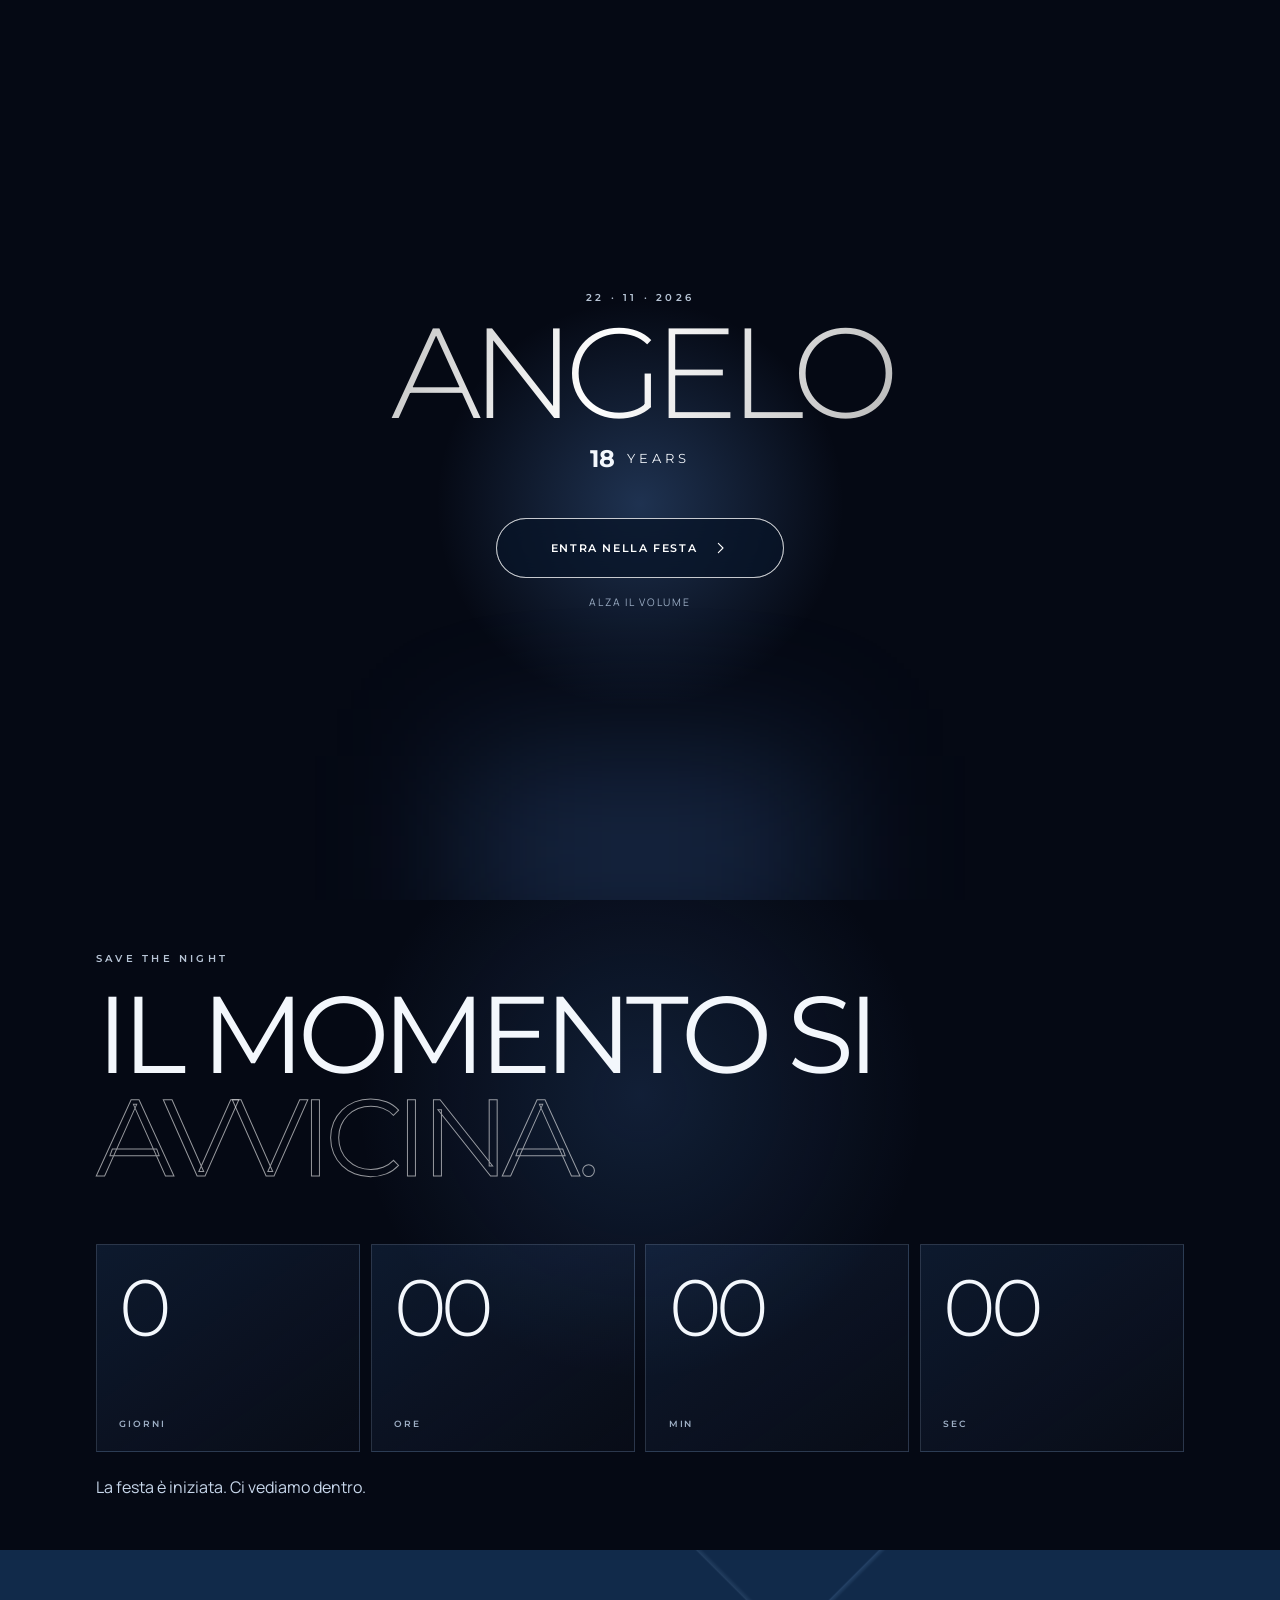
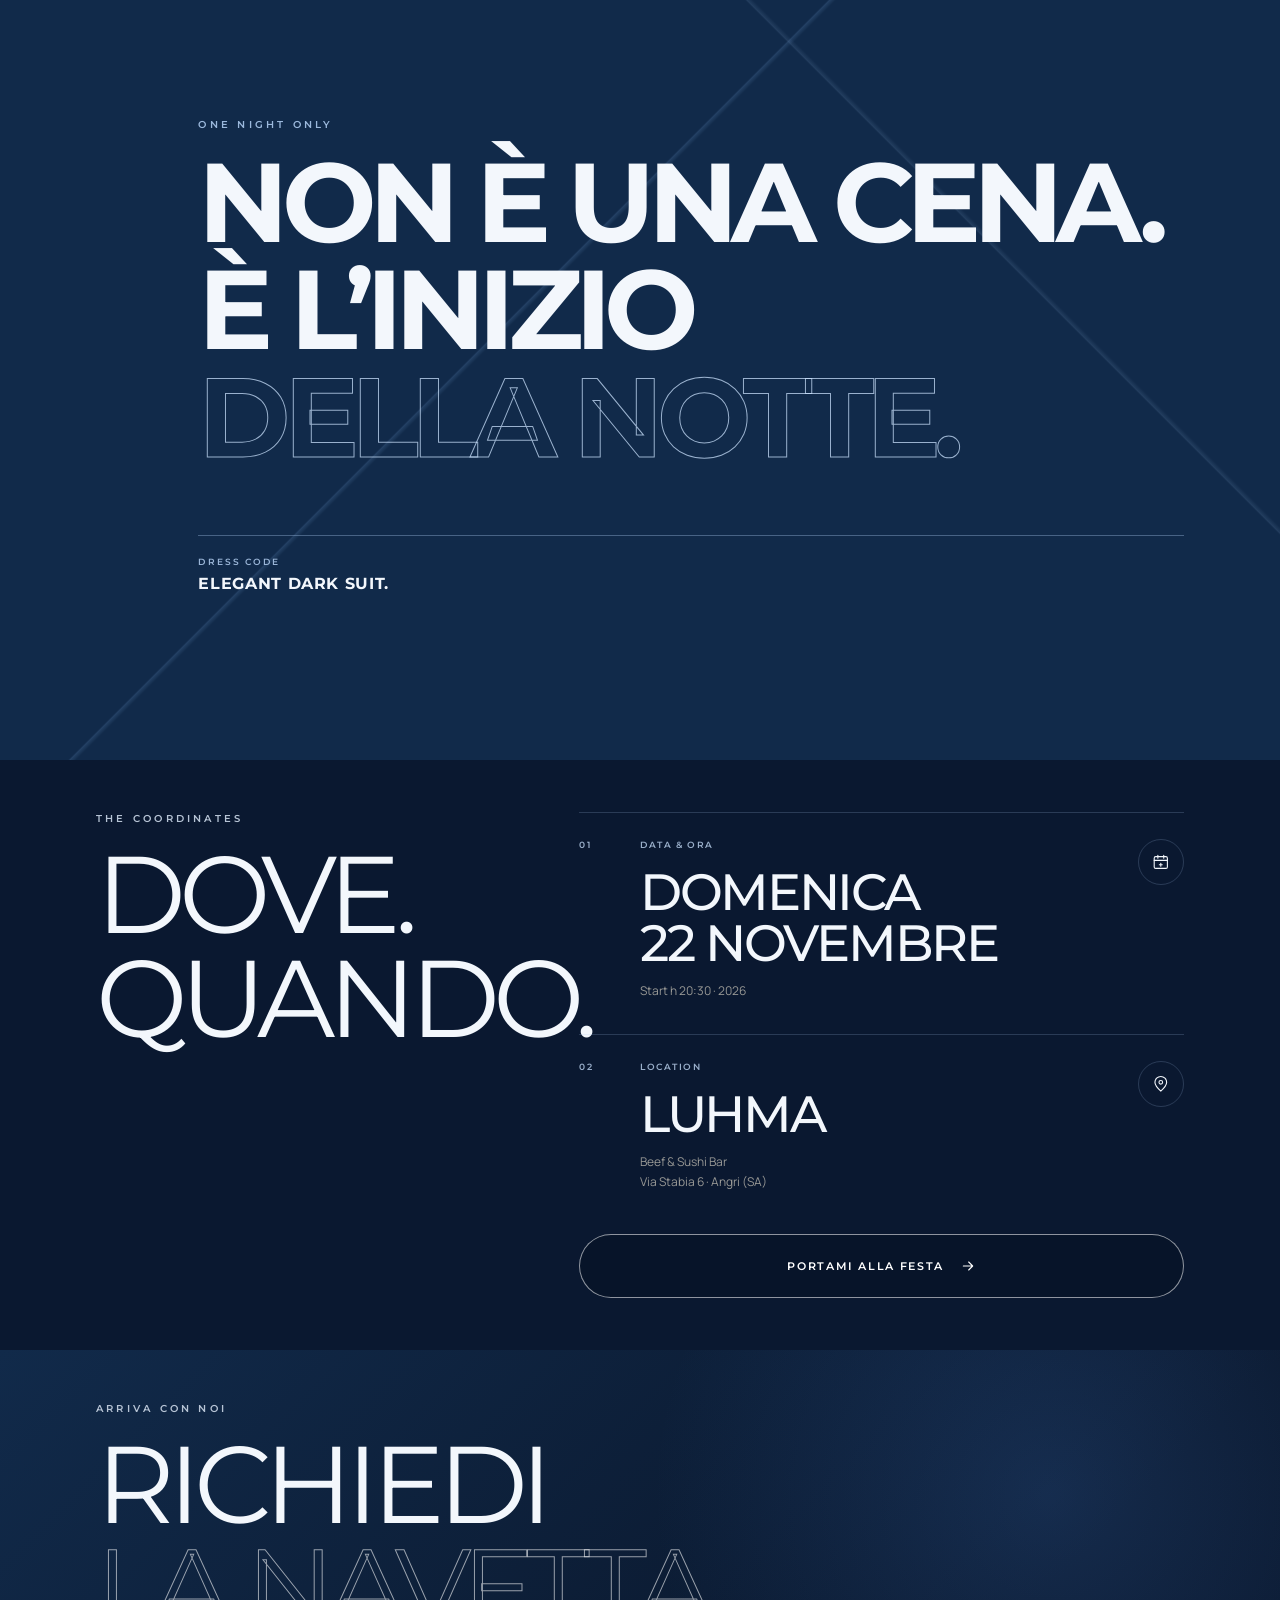
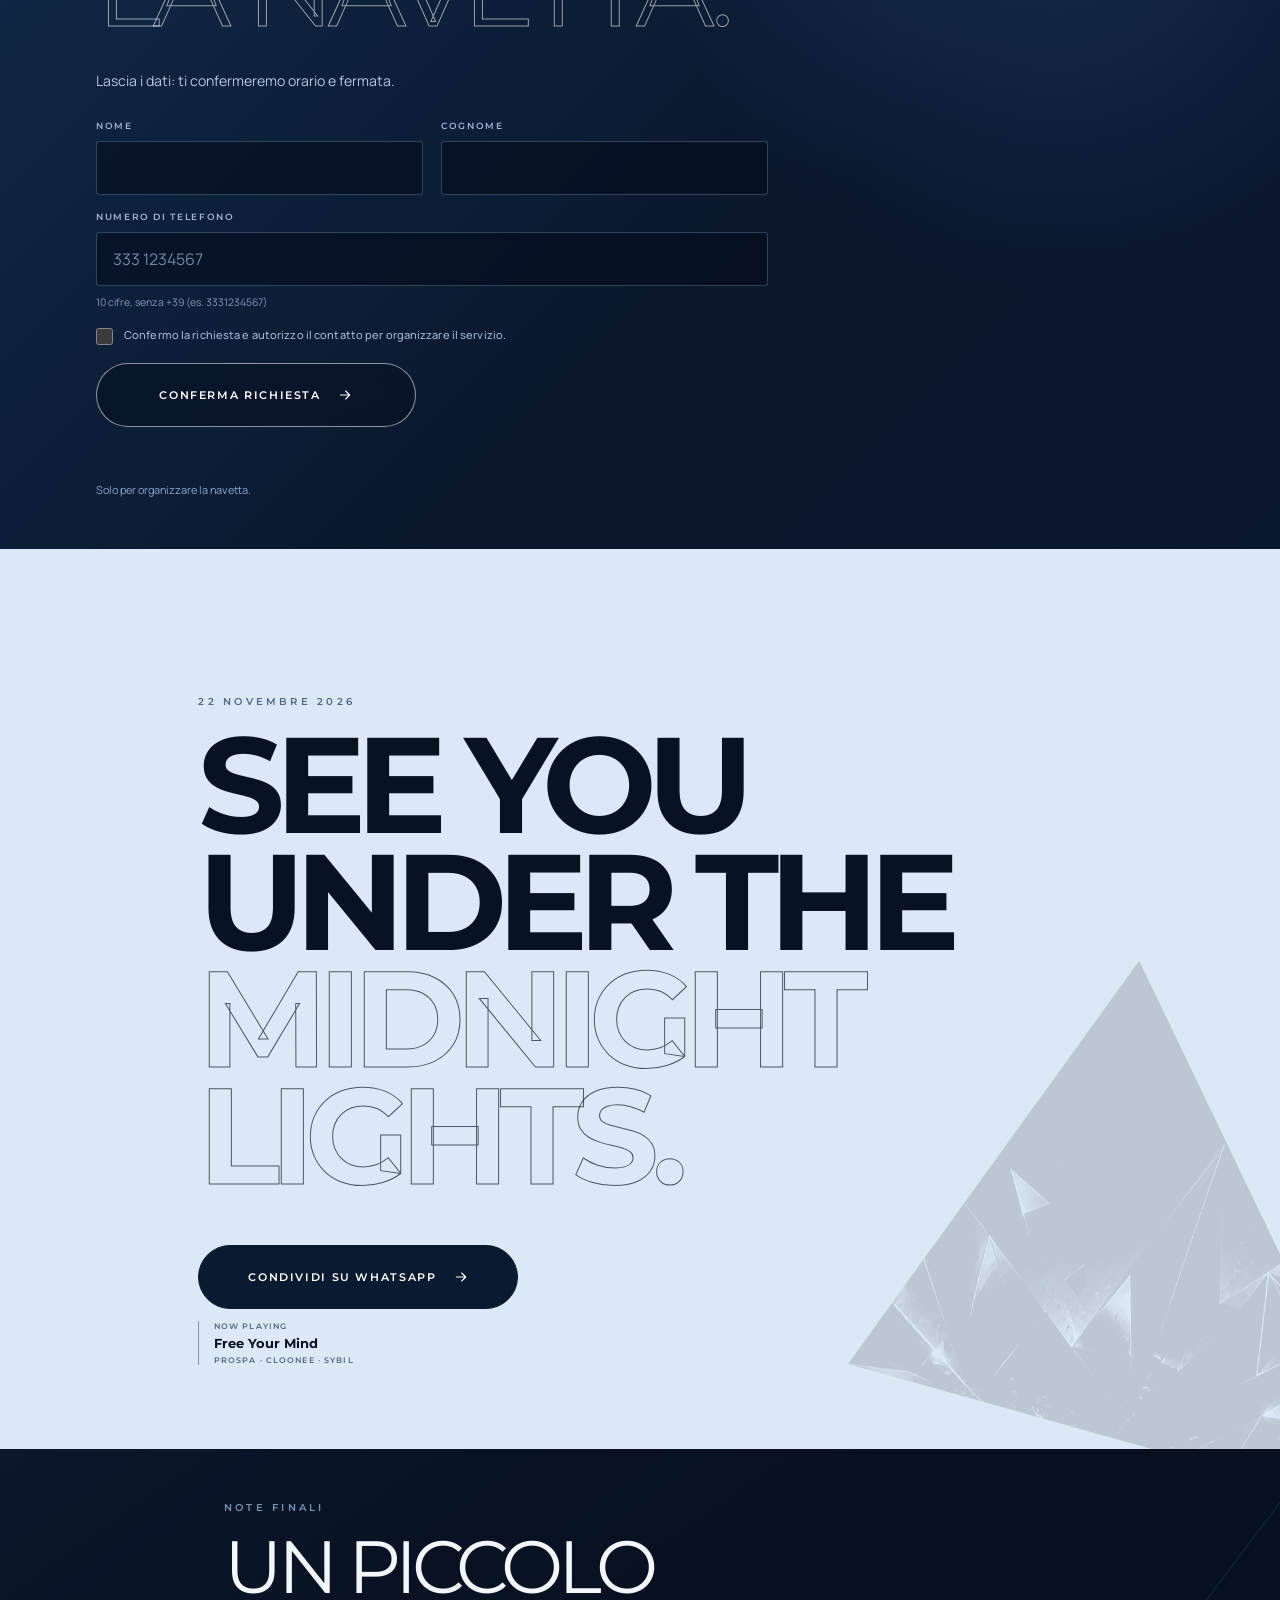
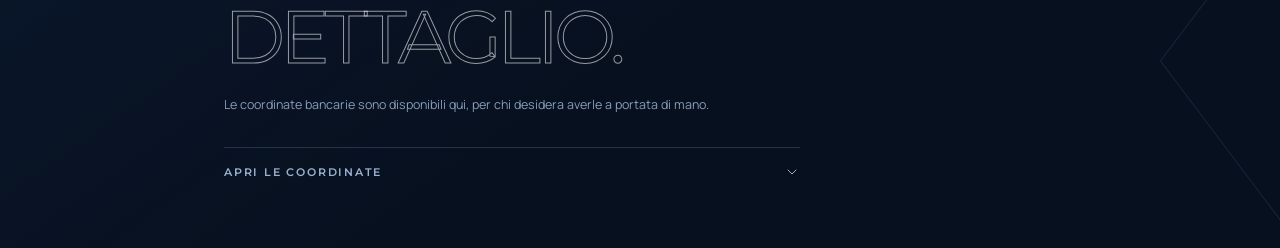
<file: index.html>
<!doctype html>
<html lang="it">
  <head>
    <meta charset="UTF-8" />
    <meta name="viewport" content="width=device-width, initial-scale=1, viewport-fit=cover" />
    <meta name="theme-color" content="#091426" />
    <meta name="color-scheme" content="dark" />

    <title>Angelo 18 — Midnight Elegance</title>
    <meta
      name="description"
      content="Sei invitato ai 18 anni di Angelo. 22 novembre 2026, ore 20:30, LUHMA Beef & Sushi Bar — Angri. Dress code: Elegant Dark Suit."
    />

    <meta property="og:type" content="website" />
    <meta property="og:url" content="https://angelo18.ch/" />
    <meta property="og:title" content="Angelo 18 — Midnight Elegance" />
    <meta
      property="og:description"
      content="22 novembre 2026 · ore 20:30 · LUHMA, Angri. Dress code: Elegant Dark Suit."
    />
    <meta property="og:site_name" content="Angelo 18" />
    <meta property="og:image" content="https://angelo18.ch/assets/angelo-18-whatsapp-preview-v5.jpg?v=14" />
    <meta property="og:image:url" content="https://angelo18.ch/assets/angelo-18-whatsapp-preview-v5.jpg?v=14" />
    <meta property="og:image:secure_url" content="https://angelo18.ch/assets/angelo-18-whatsapp-preview-v5.jpg?v=14" />
    <meta property="og:image:type" content="image/jpeg" />
    <meta property="og:image:width" content="1200" />
    <meta property="og:image:height" content="630" />
    <meta property="og:image:alt" content="Angelo 18 Midnight Elegance, 22 novembre 2026" />
    <meta name="twitter:card" content="summary_large_image" />
    <meta name="twitter:title" content="Angelo 18 — Midnight Elegance" />
    <meta name="twitter:description" content="22 novembre 2026 · ore 20:30 · LUHMA, Angri. Dress code: Elegant Dark Suit." />
    <meta name="twitter:image" content="https://angelo18.ch/assets/angelo-18-whatsapp-preview-v5.jpg?v=14" />
    <meta name="twitter:image:alt" content="Angelo 18 Midnight Elegance, 22 novembre 2026" />

    <link rel="image_src" href="https://angelo18.ch/assets/angelo-18-whatsapp-preview-v5.jpg?v=14" />

    <link rel="canonical" href="https://angelo18.ch/" />

    <link rel="icon" href="assets/favicon.svg" type="image/svg+xml" />
    <link rel="preconnect" href="https://fonts.googleapis.com" />
    <link rel="preconnect" href="https://fonts.gstatic.com" crossorigin />
    <link
      href="https://fonts.googleapis.com/css2?family=Manrope:wght@400;500;600;700&family=Montserrat:wght@300;400;500;600;700;800&display=swap"
      rel="stylesheet"
    />
    <link rel="stylesheet" href="styles.css" />
    <script src="script.js" defer></script>
  </head>

  <body>
    <div class="noise" aria-hidden="true"></div>
    <div class="ambient" aria-hidden="true">
      <span class="spark spark--1"></span>
      <span class="spark spark--2"></span>
      <span class="spark spark--3"></span>
      <span class="spark spark--4"></span>
      <span class="spark spark--5"></span>
      <span class="spark spark--6"></span>
      <span class="prism prism--1"></span>
      <span class="prism prism--2"></span>
      <span class="prism prism--3"></span>
    </div>

    <div class="intro" id="intro" role="dialog" aria-modal="true" aria-labelledby="intro-title">
      <div class="intro__glow" aria-hidden="true"></div>
      <div class="intro__content">
        <p class="eyebrow intro__eyebrow">22 · 11 · 2026</p>
        <h1 id="intro-title" class="intro__title">Angelo</h1>
        <p class="intro__age"><span>18</span> years</p>
        <button class="enter-button magnetic" id="enter-party" type="button">
          <span class="enter-button__pulse" aria-hidden="true"></span>
          <span>Entra nella festa</span>
          <svg viewBox="0 0 24 24" aria-hidden="true">
            <path d="m8 5 7 7-7 7" />
          </svg>
        </button>
        <p class="intro__hint">Alza il volume</p>
      </div>
    </div>

    <audio
      id="soundtrack"
      src="assets/free-your-mind-cut-52sec.mp3"
      preload="auto"
      aria-hidden="true"
    ></audio>

    <header class="site-header" id="site-header">
      <a class="monogram" href="#home" aria-label="Torna all’inizio">A<span>18</span></a>
      <button class="music-toggle" id="music-toggle" type="button" aria-label="Metti in pausa la musica" aria-pressed="true">
        <span class="equalizer" aria-hidden="true">
          <i></i><i></i><i></i><i></i>
        </span>
        <span class="music-toggle__label">Sound on</span>
      </button>
    </header>

    <main>
      <section class="hero" id="home" aria-labelledby="hero-title">
        <div class="hero__image" aria-hidden="true"></div>
        <div class="hero__vignette" aria-hidden="true"></div>

        <div class="hero__content">
          <p class="eyebrow reveal">You’re invited to</p>
          <h2 class="hero__title reveal" id="hero-title" data-text="ANGELO">Angelo</h2>
          <div class="hero__age-line reveal">
            <span class="hero__age">18</span>
            <span class="hero__years">years<br />young</span>
          </div>

          <div class="event-stamp reveal" aria-label="Domenica 22 novembre 2026 alle ore 20 e 30">
            <span>Domenica</span>
            <strong>22 · 11 · 26</strong>
            <span>ore 20:30</span>
          </div>
        </div>

        <a class="scroll-cue" href="#countdown" aria-label="Scorri al conto alla rovescia">
          <span>Scroll</span>
          <i aria-hidden="true"></i>
        </a>
      </section>

      <section class="countdown-section section" id="countdown" aria-labelledby="countdown-title">
        <div class="section__inner">
          <p class="eyebrow reveal">Save the night</p>
          <h2 class="section-title reveal" id="countdown-title">Il momento si<br /><em>avvicina.</em></h2>

          <div class="countdown reveal" role="timer" aria-live="polite" aria-label="Conto alla rovescia per la festa">
            <div class="countdown__unit">
              <strong id="days">000</strong>
              <span>giorni</span>
            </div>
            <div class="countdown__unit">
              <strong id="hours">00</strong>
              <span>ore</span>
            </div>
            <div class="countdown__unit">
              <strong id="minutes">00</strong>
              <span>min</span>
            </div>
            <div class="countdown__unit">
              <strong id="seconds">00</strong>
              <span>sec</span>
            </div>
          </div>

          <p class="countdown__after" id="countdown-after" hidden>La festa è iniziata. Ci vediamo dentro.</p>
        </div>
      </section>

      <section class="statement section" aria-label="Dress code">
        <div class="section__inner statement__inner">
          <p class="eyebrow reveal">One night only</p>
          <p class="statement__text reveal">
            Non è una cena.<br />
            È l’inizio<br />
            <span>della notte.</span>
          </p>
          <div class="dress-code reveal">
            <span>Dress code</span>
            <strong>Elegant Dark Suit.</strong>
          </div>
        </div>
      </section>

      <section class="details section" id="details" aria-labelledby="details-title">
        <div class="section__inner">
          <p class="eyebrow reveal">The coordinates</p>
          <h2 class="section-title reveal" id="details-title">Dove.<br />Quando.</h2>

          <article class="detail-card detail-card--date reveal">
            <div class="detail-card__index">01</div>
            <div>
              <p class="detail-card__label">Data & ora</p>
              <h3>Domenica<br />22 novembre</h3>
              <p>Start h 20:30 · 2026</p>
            </div>
            <button class="icon-button" id="calendar-button" type="button" aria-label="Aggiungi la festa al calendario">
              <svg viewBox="0 0 24 24" aria-hidden="true">
                <rect x="3" y="5" width="18" height="16" rx="2" />
                <path d="M16 3v4M8 3v4M3 10h18M12 14v4M10 16h4" />
              </svg>
            </button>
          </article>

          <article class="detail-card detail-card--location reveal">
            <div class="detail-card__index">02</div>
            <div>
              <p class="detail-card__label">Location</p>
              <h3>LUHMA</h3>
              <p>Beef & Sushi Bar<br />Via Stabia 6 · Angri (SA)</p>
            </div>
            <a
              class="icon-button"
              href="https://www.google.com/maps/search/?api=1&query=LUHMA+Beef+%26+Sushi+Bar+Via+Stabia+6+Angri"
              target="_blank"
              rel="noopener noreferrer"
              aria-label="Apri LUHMA in Google Maps"
            >
              <svg viewBox="0 0 24 24" aria-hidden="true">
                <path d="M20 10c0 5-8 12-8 12S4 15 4 10a8 8 0 1 1 16 0Z" />
                <circle cx="12" cy="10" r="2.5" />
              </svg>
            </a>
          </article>

          <a
            class="primary-button magnetic reveal"
            href="https://www.google.com/maps/search/?api=1&query=LUHMA+Beef+%26+Sushi+Bar+Via+Stabia+6+Angri"
            target="_blank"
            rel="noopener noreferrer"
          >
            <span>Portami alla festa</span>
            <svg viewBox="0 0 24 24" aria-hidden="true"><path d="M5 12h14m-6-6 6 6-6 6" /></svg>
          </a>
        </div>
      </section>

      <section class="shuttle section" id="shuttle" aria-labelledby="shuttle-title">
        <div class="section__inner shuttle__inner">
          <p class="eyebrow reveal">Arriva con noi</p>
          <h2 class="section-title reveal" id="shuttle-title">Richiedi<br /><em>la navetta.</em></h2>
          <p class="shuttle__copy reveal">
            Lascia i dati: ti confermeremo orario e fermata.
          </p>

          <form
            class="shuttle-form reveal"
            id="shuttle-form"
            action="https://formsubmit.co/ajax/valerielinc@gmail.com"
            method="POST"
          >
            <input type="hidden" name="_subject" value="Richiesta navetta — Angelo 18" />
            <input type="hidden" name="_template" value="table" />
            <input type="text" name="_honey" class="shuttle-form__honey" tabindex="-1" autocomplete="off" aria-hidden="true" />

            <label class="shuttle-form__field">
              <span>Nome</span>
              <input id="shuttle-name" name="nome" type="text" autocomplete="given-name" required />
            </label>
            <label class="shuttle-form__field">
              <span>Cognome</span>
              <input id="shuttle-surname" name="cognome" type="text" autocomplete="family-name" required />
            </label>
            <label class="shuttle-form__field shuttle-form__field--full">
              <span>Numero di telefono</span>
              <input id="shuttle-phone" name="telefono" type="tel" inputmode="numeric" autocomplete="tel-national" placeholder="333 1234567" pattern="[0-9]{10}" minlength="10" maxlength="10" aria-describedby="shuttle-phone-help" required />
              <small class="shuttle-form__help" id="shuttle-phone-help">10 cifre, senza +39 (es. 3331234567)</small>
            </label>
            <label class="shuttle-form__consent shuttle-form__field--full">
              <input name="conferma" type="checkbox" value="Confermo la richiesta di navetta" required />
              <span>Confermo la richiesta e autorizzo il contatto per organizzare il servizio.</span>
            </label>
            <button class="primary-button magnetic shuttle-form__submit shuttle-form__field--full" type="submit">
              <span>Conferma richiesta</span>
              <svg viewBox="0 0 24 24" aria-hidden="true"><path d="M5 12h14m-6-6 6 6-6 6" /></svg>
            </button>
            <p class="shuttle-form__status shuttle-form__field--full" id="shuttle-status" role="status" aria-live="polite"></p>
          </form>
          <p class="shuttle__privacy reveal">Solo per organizzare la navetta.</p>
        </div>
      </section>

      <section class="finale section" aria-labelledby="finale-title">
        <div class="finale__crystal" aria-hidden="true"></div>
        <div class="section__inner finale__inner">
          <p class="eyebrow reveal">22 novembre 2026</p>
          <h2 class="finale__title reveal" id="finale-title">See you<br />under the<br /><span>midnight lights.</span></h2>

          <button class="primary-button primary-button--light magnetic reveal" id="share-button" type="button">
            <span>Condividi su WhatsApp</span>
            <svg viewBox="0 0 24 24" aria-hidden="true"><path d="M5 12h14m-6-6 6 6-6 6" /></svg>
          </button>

          <a class="track-credit reveal" href="https://music.apple.com/us/song/free-your-mind/1884097804" target="_blank" rel="noopener noreferrer">
            <span>Now playing</span>
            <strong>Free Your Mind</strong>
            <small>PROSPA · CLOONEE · SYBIL</small>
          </a>
        </div>
      </section>

      <section class="gift section" id="gift" aria-labelledby="gift-title">
        <div class="gift__flare" aria-hidden="true"></div>
        <div class="section__inner">
          <p class="eyebrow reveal">Note finali</p>
          <h2 class="section-title reveal" id="gift-title">Un piccolo<br /><em>dettaglio.</em></h2>
          <p class="gift__copy reveal">
            Le coordinate bancarie sono disponibili qui, per chi desidera averle a portata di mano.
          </p>

          <details class="gift-details reveal">
            <summary>
              <span>Apri le coordinate</span>
              <svg viewBox="0 0 24 24" aria-hidden="true"><path d="m6 9 6 6 6-6" /></svg>
            </summary>
            <div class="gift-details__body">
              <div class="iban-card" id="iban-card">
                <div class="iban-card__top">
                  <span>Intestatario</span>
                  <strong>Angelo Caldarelli</strong>
                </div>
                <div class="iban-card__number">
                  <span>IBAN</span>
                  <strong id="iban-value">IT07N0306940283100000010474</strong>
                </div>
                <button class="copy-button" id="copy-iban" type="button">
                  <svg viewBox="0 0 24 24" aria-hidden="true">
                    <rect x="8" y="8" width="12" height="12" rx="2" />
                    <path d="M16 8V6a2 2 0 0 0-2-2H6a2 2 0 0 0-2 2v8a2 2 0 0 0 2 2h2" />
                  </svg>
                  <span>Copia IBAN</span>
                </button>
              </div>
              <p class="iban-note" id="iban-note">Coordinate bancarie in aggiornamento.</p>
            </div>
          </details>
        </div>
      </section>
    </main>

    <div class="toast" id="toast" role="status" aria-live="polite">IBAN copiato</div>
  </body>
</html>
</file>
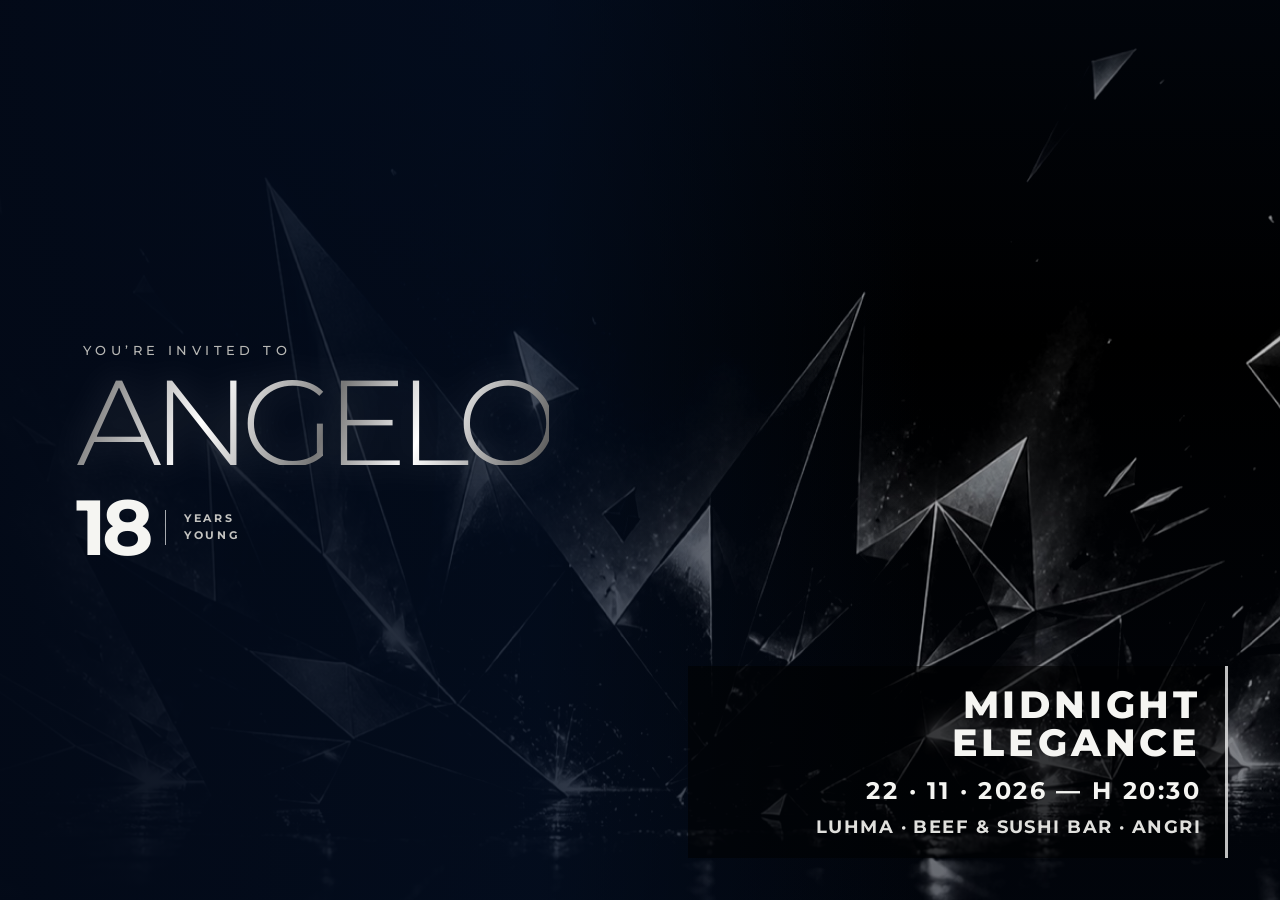
<file: og-card.html>
<!doctype html>
<html lang="it">
  <head>
    <meta charset="UTF-8" />
    <meta name="viewport" content="width=device-width, initial-scale=1" />
    <meta name="robots" content="noindex" />
    <title>Angelo 18 — Midnight Elegance</title>
    <meta name="description" content="Angelo 18 — Midnight Elegance, 22 novembre 2026, ore 20:30." />
    <link rel="preconnect" href="https://fonts.googleapis.com" />
    <link rel="preconnect" href="https://fonts.gstatic.com" crossorigin />
    <link href="https://fonts.googleapis.com/css2?family=Montserrat:wght@300;500;700;800&display=swap" rel="stylesheet" />
    <link rel="stylesheet" href="og-card.css" />
  </head>
  <body>
    <main class="card">
      <div class="card__image"></div>
      <div class="card__shade"></div>
      <div class="card__content">
        <div class="card__heading">
          <p>You’re invited to</p>
          <h1>Angelo</h1>
          <div class="card__age"><strong>18</strong><span>years<br />young</span></div>
        </div>
        <div class="card__details">
          <span>Midnight Elegance</span>
          <strong>22 · 11 · 2026 — h 20:30</strong>
          <small>LUHMA · Beef & Sushi Bar · Angri</small>
        </div>
      </div>
    </main>
  </body>
</html>
</file>
<file: styles.css>
:root {
  --black: #050914;
  --black-soft: #0a1830;
  --navy: #112a4a;
  --navy-bright: #1c4777;
  --night-glow: rgba(104, 168, 255, 0.26);
  --night-edge: rgba(126, 183, 246, 0.24);
  --white: #f3f7fc;
  --silver: #b7c4d5;
  --line: rgba(170, 201, 238, 0.2);
  --ease-out: cubic-bezier(0.16, 1, 0.3, 1);
  --page-pad: clamp(1.25rem, 6vw, 5rem);
}

* {
  box-sizing: border-box;
}

html {
  scroll-behavior: auto;
  background: var(--black);
}

body {
  margin: 0;
  min-width: 320px;
  overflow-x: hidden;
  background: var(--black);
  color: var(--white);
  font-family: "Manrope", sans-serif;
  -webkit-font-smoothing: antialiased;
}

body.is-locked {
  overflow: hidden;
}

[hidden] {
  display: none !important;
}

button,
a {
  -webkit-tap-highlight-color: transparent;
}

button {
  color: inherit;
  font: inherit;
}

a {
  color: inherit;
  text-decoration: none;
}

button:focus-visible,
a:focus-visible {
  outline: 2px solid #9ecbff;
  outline-offset: 4px;
}

.noise {
  position: fixed;
  inset: 0;
  z-index: 50;
  pointer-events: none;
  opacity: 0.06;
  background-image: url("data:image/svg+xml,%3Csvg viewBox='0 0 180 180' xmlns='http://www.w3.org/2000/svg'%3E%3Cfilter id='n'%3E%3CfeTurbulence type='fractalNoise' baseFrequency='.9' numOctaves='4' stitchTiles='stitch'/%3E%3C/filter%3E%3Crect width='100%25' height='100%25' filter='url(%23n)' opacity='.7'/%3E%3C/svg%3E");
  mix-blend-mode: soft-light;
}

.ambient {
  position: fixed;
  inset: 0;
  z-index: 2;
  overflow: hidden;
  pointer-events: none;
}

.spark {
  position: absolute;
  width: 1px;
  height: 1px;
  border-radius: 50%;
  background: #fff;
  box-shadow: 0 0 12px 4px rgba(255, 255, 255, 0.35);
  animation: float 8s ease-in-out infinite;
}

.spark--1 { left: 8%; top: 24%; animation-delay: -2s; }
.spark--2 { right: 12%; top: 42%; animation-delay: -5s; }
.spark--3 { left: 82%; top: 12%; animation-delay: -7s; }
.spark--4 { left: 18%; top: 76%; animation-delay: -3s; }
.spark--5 { left: 57%; top: 67%; animation-delay: -4s; }
.spark--6 { right: 5%; top: 84%; animation-delay: -1s; }

.prism {
  position: absolute;
  top: 0;
  left: 0;
  width: clamp(2.8rem, 10vw, 5.5rem);
  aspect-ratio: 0.72;
  opacity: 0;
  background:
    linear-gradient(132deg, rgba(255, 255, 255, 0.7), rgba(255, 255, 255, 0.03) 36%, transparent 37%),
    linear-gradient(33deg, rgba(255, 255, 255, 0.03) 48%, rgba(255, 255, 255, 0.22) 49%, transparent 52%);
  clip-path: polygon(52% 0, 100% 100%, 0 76%);
  filter: drop-shadow(0 0 10px rgba(255, 255, 255, 0.22));
  will-change: transform, opacity;
}

.prism::after {
  content: "";
  position: absolute;
  inset: 1px;
  background: #081326;
  clip-path: polygon(52% 4%, 95% 94%, 7% 72%);
}

.prism--1 {
  animation: prism-pass-one 17s linear infinite;
}

.prism--2 {
  width: clamp(1.8rem, 7vw, 3.8rem);
  animation: prism-pass-two 21s -9s linear infinite;
}

.prism--3 {
  width: clamp(2.2rem, 8vw, 4.5rem);
  animation: prism-pass-three 25s -15s linear infinite;
}

@keyframes float {
  0%, 100% { transform: translate3d(0, 0, 0) scale(0.75); opacity: 0.25; }
  50% { transform: translate3d(8px, -22px, 0) scale(1.4); opacity: 0.8; }
}

@keyframes prism-pass-one {
  0% { opacity: 0; transform: translate3d(-18vw, 22vh, 0) rotate(-24deg) scale(0.75); }
  12% { opacity: 0.22; }
  45% { opacity: 0.1; }
  88% { opacity: 0.2; }
  100% { opacity: 0; transform: translate3d(118vw, 62vh, 0) rotate(155deg) scale(1.08); }
}

@keyframes prism-pass-two {
  0% { opacity: 0; transform: translate3d(108vw, 8vh, 0) rotate(36deg) scale(0.62); }
  15% { opacity: 0.16; }
  82% { opacity: 0.12; }
  100% { opacity: 0; transform: translate3d(-18vw, 45vh, 0) rotate(-130deg) scale(0.92); }
}

@keyframes prism-pass-three {
  0% { opacity: 0; transform: translate3d(14vw, 108vh, 0) rotate(-10deg) scale(0.68); }
  14% { opacity: 0.13; }
  84% { opacity: 0.18; }
  100% { opacity: 0; transform: translate3d(78vw, -18vh, 0) rotate(120deg) scale(0.96); }
}

.eyebrow {
  margin: 0 0 1.1rem;
  color: var(--silver);
  font-family: "Montserrat", sans-serif;
  font-size: 0.65rem;
  font-weight: 600;
  letter-spacing: 0.31em;
  line-height: 1.3;
  text-transform: uppercase;
}

.intro {
  position: fixed;
  inset: 0;
  z-index: 100;
  display: grid;
  place-items: center;
  min-height: 100svh;
  overflow: hidden;
  padding: 2rem;
  background:
    radial-gradient(circle at 50% 56%, var(--night-glow), transparent 25%),
    var(--black);
  transition: opacity 0.8s var(--ease-out), visibility 0.8s;
}

.intro::before,
.intro::after {
  content: "";
  position: absolute;
  width: 55vw;
  max-width: 26rem;
  aspect-ratio: 1;
  border: 1px solid var(--night-edge);
  transform: rotate(45deg) skew(8deg, 8deg);
}

.intro::before {
  top: -35vw;
  right: -32vw;
}

.intro::after {
  bottom: -38vw;
  left: -35vw;
}

.intro.is-hidden {
  visibility: hidden;
  opacity: 0;
  pointer-events: none;
}

.intro__glow {
  position: absolute;
  left: 50%;
  bottom: -3rem;
  width: 22rem;
  height: 12rem;
  background: rgba(83, 143, 226, 0.22);
  filter: blur(70px);
  transform: translateX(-50%);
}

.intro__content {
  position: relative;
  z-index: 1;
  width: 100%;
  text-align: center;
}

.intro__eyebrow {
  margin-bottom: 1rem;
  animation: intro-rise 1s 0.15s both;
}

.intro__title {
  margin: 0;
  font-family: "Montserrat", sans-serif;
  font-size: clamp(3.6rem, 20vw, 8rem);
  font-weight: 300;
  letter-spacing: -0.08em;
  line-height: 0.82;
  text-transform: uppercase;
  background: linear-gradient(112deg, #6a6a6a 0%, #fff 24%, #777 49%, #fff 70%, #555 100%);
  background-size: 200% 100%;
  -webkit-background-clip: text;
  background-clip: text;
  color: transparent;
  filter: drop-shadow(0 0 18px rgba(255, 255, 255, 0.22));
  animation: intro-rise 1s 0.25s both, metal-shine 5s 1.3s linear infinite;
}

.intro__age {
  display: flex;
  align-items: center;
  justify-content: center;
  gap: 0.75rem;
  margin: 1.15rem 0 2.8rem;
  font-family: "Montserrat", sans-serif;
  font-size: 0.8rem;
  letter-spacing: 0.32em;
  text-transform: uppercase;
  animation: intro-rise 1s 0.4s both;
}

.intro__age span {
  font-size: 1.5rem;
  font-weight: 700;
  letter-spacing: 0;
}

@keyframes intro-rise {
  from { opacity: 0; transform: translateY(28px); filter: blur(8px); }
  to { opacity: 1; transform: translateY(0); filter: blur(0); }
}

@keyframes metal-shine {
  0% { background-position: 130% 0; }
  100% { background-position: -70% 0; }
}

.enter-button,
.primary-button {
  position: relative;
  display: inline-flex;
  align-items: center;
  justify-content: center;
  gap: 1rem;
  min-height: 3.75rem;
  border: 1px solid rgba(255, 255, 255, 0.55);
  border-radius: 999px;
  background: rgba(8, 20, 39, 0.72);
  color: #fff;
  cursor: pointer;
  font-family: "Montserrat", sans-serif;
  font-size: 0.68rem;
  font-weight: 600;
  letter-spacing: 0.15em;
  text-transform: uppercase;
  backdrop-filter: blur(12px);
}

.enter-button {
  width: min(100%, 18rem);
  animation: intro-rise 1s 0.55s both;
}

.enter-button svg,
.primary-button svg {
  width: 1rem;
  fill: none;
  stroke: currentColor;
  stroke-linecap: round;
  stroke-linejoin: round;
  stroke-width: 1.6;
  transition: transform 0.35s var(--ease-out);
}

.enter-button:hover svg,
.primary-button:hover svg {
  transform: translateX(5px);
}

.enter-button__pulse {
  position: absolute;
  inset: -1px;
  border: 1px solid rgba(255, 255, 255, 0.5);
  border-radius: inherit;
  animation: pulse-ring 2.3s ease-out infinite;
}

@keyframes pulse-ring {
  0% { opacity: 0.6; transform: scale(1); }
  75%, 100% { opacity: 0; transform: scale(1.12, 1.3); }
}

.intro__hint {
  margin: 1.1rem 0 0;
  color: #9aacc3;
  font-size: 0.65rem;
  letter-spacing: 0.18em;
  text-transform: uppercase;
  animation: intro-rise 1s 0.7s both;
}

#soundtrack {
  display: none;
}

.site-header {
  position: fixed;
  top: 0;
  right: 0;
  left: 0;
  z-index: 40;
  display: flex;
  align-items: center;
  justify-content: space-between;
  padding: max(1.1rem, env(safe-area-inset-top)) var(--page-pad) 1rem;
  transition: background 0.4s ease, border-color 0.4s ease;
}

.site-header.is-scrolled {
  border-bottom: 1px solid rgba(255, 255, 255, 0.08);
  background: rgba(5, 9, 20, 0.78);
  backdrop-filter: blur(16px);
}

.monogram {
  font-family: "Montserrat", sans-serif;
  font-size: 1.05rem;
  font-weight: 800;
  letter-spacing: -0.08em;
}

.monogram span {
  margin-left: 0.15rem;
  color: #8d8d8d;
  font-size: 0.52rem;
  letter-spacing: 0;
  vertical-align: top;
}

.music-toggle {
  display: flex;
  align-items: center;
  gap: 0.65rem;
  border: 0;
  background: transparent;
  cursor: pointer;
}

.music-toggle__label {
  color: #b9b9b7;
  font-family: "Montserrat", sans-serif;
  font-size: 0.57rem;
  font-weight: 600;
  letter-spacing: 0.17em;
  text-transform: uppercase;
}

.equalizer {
  display: flex;
  align-items: center;
  gap: 2px;
  width: 14px;
  height: 13px;
}

.equalizer i {
  display: block;
  width: 2px;
  height: 30%;
  background: #fff;
  animation: equalize 0.7s ease-in-out infinite alternate;
}

.equalizer i:nth-child(2) { animation-delay: -0.2s; }
.equalizer i:nth-child(3) { animation-delay: -0.45s; }
.equalizer i:nth-child(4) { animation-delay: -0.1s; }

.music-toggle.is-paused .equalizer i {
  height: 2px;
  animation-play-state: paused;
}

@keyframes equalize {
  from { height: 20%; }
  to { height: 100%; }
}

.hero {
  position: relative;
  display: grid;
  min-height: 100svh;
  overflow: hidden;
  padding: 7rem var(--page-pad) 6rem;
  background: var(--black);
  isolation: isolate;
}

.hero__image {
  position: absolute;
  inset: -4%;
  z-index: -3;
  background-image:
    linear-gradient(180deg, rgba(5, 9, 20, 0.78) 0%, rgba(8, 24, 50, 0.38) 48%, rgba(5, 9, 20, 0.76) 100%),
    linear-gradient(135deg, rgba(104, 168, 255, 0.28), rgba(17, 42, 74, 0.38) 54%, rgba(5, 9, 20, 0.28)),
    url("assets/crystal-stage.jpg");
  background-position: 50% 68%;
  background-size: cover;
  filter: contrast(1.08) brightness(0.6) saturate(0.84);
  transform: scale(1.08);
  will-change: transform;
}

.hero__vignette {
  position: absolute;
  inset: 0;
  z-index: -2;
  background:
    linear-gradient(180deg, rgba(5, 9, 20, 0.82) 0%, transparent 30%, rgba(8, 24, 50, 0.14) 57%, var(--black) 100%),
    radial-gradient(circle at 50% 42%, transparent 15%, rgba(8, 24, 50, 0.42) 78%);
}

.hero__content {
  align-self: center;
  width: 100%;
  max-width: 63rem;
  margin: 0 auto;
  text-align: center;
}

.hero__title {
  position: relative;
  margin: 0;
  font-family: "Montserrat", sans-serif;
  font-size: clamp(4.2rem, 21.5vw, 13rem);
  font-weight: 300;
  letter-spacing: -0.085em;
  line-height: 0.75;
  text-transform: uppercase;
  background: linear-gradient(112deg, #616161 0%, #fff 22%, #757575 46%, #fff 66%, #4c4c4c 100%);
  background-size: 220% 100%;
  -webkit-background-clip: text;
  background-clip: text;
  color: transparent;
  filter: drop-shadow(0 0 22px rgba(255, 255, 255, 0.16));
  animation: metal-shine 8s linear infinite;
}

.hero__age-line {
  display: flex;
  align-items: center;
  justify-content: center;
  gap: 0.8rem;
  margin: 1.5rem 0 2rem;
}

.hero__age {
  font-family: "Montserrat", sans-serif;
  font-size: clamp(3.2rem, 17vw, 7rem);
  font-weight: 700;
  letter-spacing: -0.08em;
  line-height: 0.75;
}

.hero__years {
  border-left: 1px solid rgba(255, 255, 255, 0.5);
  padding-left: 0.8rem;
  color: #c3c3c0;
  font-family: "Montserrat", sans-serif;
  font-size: 0.55rem;
  font-weight: 600;
  letter-spacing: 0.22em;
  line-height: 1.55;
  text-align: left;
  text-transform: uppercase;
}

.event-stamp {
  display: inline-flex;
  flex-direction: column;
  gap: 0.4rem;
  border-top: 1px solid rgba(255, 255, 255, 0.45);
  border-bottom: 1px solid rgba(255, 255, 255, 0.45);
  padding: 0.8rem 1.4rem;
  background: rgba(0, 0, 0, 0.28);
  font-family: "Montserrat", sans-serif;
  text-transform: uppercase;
  backdrop-filter: blur(8px);
}

.event-stamp span {
  color: #b8b8b5;
  font-size: 0.57rem;
  letter-spacing: 0.28em;
}

.event-stamp strong {
  font-size: 0.95rem;
  letter-spacing: 0.16em;
}

.scroll-cue {
  position: absolute;
  bottom: 1.65rem;
  left: 50%;
  display: flex;
  flex-direction: column;
  align-items: center;
  gap: 0.65rem;
  transform: translateX(-50%);
}

.scroll-cue span {
  font-family: "Montserrat", sans-serif;
  font-size: 0.48rem;
  font-weight: 600;
  letter-spacing: 0.24em;
  text-transform: uppercase;
  writing-mode: vertical-rl;
}

.scroll-cue i {
  position: relative;
  width: 1px;
  height: 1.7rem;
  overflow: hidden;
  background: rgba(255, 255, 255, 0.2);
}

.scroll-cue i::after {
  content: "";
  position: absolute;
  inset: 0;
  background: #fff;
  animation: scroll-line 1.8s ease-in-out infinite;
}

@keyframes scroll-line {
  from { transform: translateY(-100%); }
  to { transform: translateY(100%); }
}

.section {
  position: relative;
  z-index: 3;
  overflow: hidden;
  padding: clamp(6.5rem, 18vw, 11rem) var(--page-pad);
}

main > section {
  scroll-margin-top: 4.5rem;
}

.section__inner {
  width: 100%;
  max-width: 68rem;
  margin: 0 auto;
}

.section-title {
  margin: 0 0 3.4rem;
  font-family: "Montserrat", sans-serif;
  font-size: clamp(2.9rem, 13vw, 6.8rem);
  font-weight: 400;
  letter-spacing: -0.065em;
  line-height: 0.95;
  text-transform: uppercase;
}

.section-title em {
  color: transparent;
  font-style: normal;
  -webkit-text-stroke: 1px rgba(255, 255, 255, 0.58);
}

.countdown-section {
  background:
    radial-gradient(circle at 50% 30%, rgba(67, 120, 194, 0.2), transparent 36%),
    var(--black);
}

.countdown {
  display: grid;
  grid-template-columns: repeat(2, minmax(0, 1fr));
  gap: 0.65rem;
}

.countdown__unit {
  position: relative;
  display: flex;
  flex-direction: column;
  justify-content: space-between;
  min-height: 8.5rem;
  overflow: hidden;
  border: 1px solid var(--line);
  padding: 1rem;
  background: linear-gradient(145deg, rgba(58, 110, 181, 0.16), rgba(255, 255, 255, 0.012));
}

.countdown__unit::after {
  content: "";
  position: absolute;
  top: -50%;
  left: -80%;
  width: 55%;
  height: 200%;
  background: linear-gradient(90deg, transparent, rgba(255, 255, 255, 0.11), transparent);
  transform: rotate(20deg);
  animation: card-shine 6s linear infinite;
}

.countdown__unit:nth-child(2)::after { animation-delay: 0.7s; }
.countdown__unit:nth-child(3)::after { animation-delay: 1.4s; }
.countdown__unit:nth-child(4)::after { animation-delay: 2.1s; }

@keyframes card-shine {
  0%, 70% { left: -80%; }
  100% { left: 140%; }
}

.countdown__unit strong {
  font-family: "Montserrat", sans-serif;
  font-size: clamp(2.6rem, 14vw, 5rem);
  font-weight: 300;
  letter-spacing: -0.07em;
  line-height: 1;
}

.countdown__unit span {
  color: #9eafc5;
  font-family: "Montserrat", sans-serif;
  font-size: 0.55rem;
  font-weight: 600;
  letter-spacing: 0.22em;
  text-transform: uppercase;
}

.countdown__after {
  margin: 1.5rem 0 0;
  color: #c8d7eb;
}

.statement {
  display: grid;
  min-height: 90svh;
  align-items: center;
  background:
    linear-gradient(135deg, transparent 42%, rgba(130, 178, 235, 0.16) 42.1%, transparent 42.4%),
    linear-gradient(45deg, transparent 72%, rgba(170, 211, 255, 0.11) 72.1%, transparent 72.4%),
    var(--navy);
  color: var(--white);
}

.statement .eyebrow {
  color: #9bb8dc;
}

.statement__text {
  margin: 0;
  font-family: "Montserrat", sans-serif;
  font-size: clamp(2.5rem, 12.5vw, 7rem);
  font-weight: 700;
  letter-spacing: -0.07em;
  line-height: 0.96;
  text-transform: uppercase;
}

.statement__text span {
  color: transparent;
  -webkit-text-stroke: 1px rgba(202, 225, 252, 0.74);
}

.dress-code {
  display: flex;
  flex-direction: column;
  gap: 0.45rem;
  margin-top: 4rem;
  border-top: 1px solid rgba(176, 207, 243, 0.35);
  padding-top: 1.2rem;
  font-family: "Montserrat", sans-serif;
  text-transform: uppercase;
}

.dress-code span {
  color: #9ab5d7;
  font-size: 0.55rem;
  font-weight: 600;
  letter-spacing: 0.24em;
}

.dress-code strong {
  font-size: 1rem;
  letter-spacing: 0.04em;
}

.details {
  background: var(--black-soft);
}

.detail-card {
  position: relative;
  display: grid;
  grid-template-columns: 2rem 1fr auto;
  gap: 0.8rem;
  align-items: start;
  border-top: 1px solid var(--line);
  padding: 1.5rem 0 2.2rem;
}

.detail-card__index,
.detail-card__label {
  color: #9aafca;
  font-family: "Montserrat", sans-serif;
  font-size: 0.55rem;
  font-weight: 600;
  letter-spacing: 0.18em;
  text-transform: uppercase;
}

.detail-card__label {
  margin: 0 0 1rem;
}

.detail-card h3 {
  margin: 0 0 0.8rem;
  font-family: "Montserrat", sans-serif;
  font-size: clamp(1.65rem, 8vw, 3.2rem);
  font-weight: 500;
  letter-spacing: -0.045em;
  line-height: 1;
  text-transform: uppercase;
}

.detail-card p:last-child {
  margin: 0;
  color: #989895;
  font-size: 0.75rem;
  line-height: 1.65;
}

.icon-button {
  display: grid;
  width: 2.9rem;
  height: 2.9rem;
  flex: 0 0 auto;
  place-items: center;
  border: 1px solid var(--line);
  border-radius: 50%;
  background: transparent;
  cursor: pointer;
  transition: background 0.25s ease, color 0.25s ease, transform 0.25s ease;
}

.icon-button:hover {
  background: #f2f2ef;
  color: #050505;
  transform: scale(1.06);
}

.icon-button svg {
  width: 1.1rem;
  fill: none;
  stroke: currentColor;
  stroke-linecap: round;
  stroke-linejoin: round;
  stroke-width: 1.5;
}

.primary-button {
  width: 100%;
  min-height: 4rem;
  margin-top: 1.2rem;
}

.gift {
  min-height: auto;
  padding-top: clamp(4.5rem, 10vw, 7rem);
  padding-bottom: calc(clamp(4.5rem, 10vw, 7rem) + env(safe-area-inset-bottom));
  background:
    linear-gradient(145deg, rgba(35, 83, 145, 0.11), transparent 50%),
    #07101f;
}

.gift__flare {
  position: absolute;
  top: 25%;
  right: -8rem;
  width: 14rem;
  height: 14rem;
  border: 1px solid rgba(108, 167, 239, 0.14);
  transform: rotate(45deg) skew(8deg, 8deg);
}

.gift .eyebrow {
  color: #7892b2;
}

.gift .section-title {
  margin-bottom: 1.45rem;
  font-size: clamp(2.2rem, 9vw, 4.6rem);
  opacity: 0.88;
}

.gift__copy {
  max-width: 31rem;
  margin: 0 0 1.6rem;
  color: #879db9;
  font-size: 0.78rem;
  line-height: 1.65;
}

.gift-details {
  max-width: 36rem;
  border-top: 1px solid rgba(151, 184, 223, 0.2);
}

.gift-details summary {
  display: flex;
  align-items: center;
  justify-content: space-between;
  gap: 1rem;
  padding: 1rem 0;
  color: #9ab1cf;
  cursor: pointer;
  font-family: "Montserrat", sans-serif;
  font-size: 0.7rem;
  font-weight: 600;
  letter-spacing: 0.16em;
  list-style: none;
  text-transform: uppercase;
}

.gift-details summary::-webkit-details-marker {
  display: none;
}

.gift-details summary svg {
  width: 1rem;
  flex: 0 0 auto;
  fill: none;
  stroke: currentColor;
  stroke-linecap: round;
  stroke-linejoin: round;
  stroke-width: 1.5;
  transition: transform 0.3s ease;
}

.gift-details[open] summary svg {
  transform: rotate(180deg);
}

.gift-details__body {
  padding-top: 0.55rem;
  animation: coordinates-reveal 0.7s cubic-bezier(0.16, 1, 0.3, 1) both;
  transform-origin: top center;
}

@keyframes coordinates-reveal {
  from {
    opacity: 0;
    clip-path: inset(0 0 100% 0);
    filter: blur(5px);
    transform: translateY(-0.7rem) scale(0.985);
  }
  to {
    opacity: 1;
    clip-path: inset(0);
    filter: blur(0);
    transform: translateY(0) scale(1);
  }
}

.gift .iban-card {
  max-width: 36rem;
  border-color: rgba(159, 194, 237, 0.16);
  padding: 1.25rem;
  background:
    linear-gradient(125deg, rgba(76, 132, 207, 0.12), transparent 35%),
    #09172a;
  box-shadow: none;
}

.gift .iban-card__number {
  margin-top: 2.4rem;
  margin-bottom: 1.25rem;
}

.gift .iban-card__number strong {
  font-size: clamp(1rem, 5.2vw, 1.6rem);
  letter-spacing: 0.04em;
}

.gift .copy-button {
  color: #95adca;
  font-size: 0.56rem;
  opacity: 0.88;
}

.iban-card {
  position: relative;
  overflow: hidden;
  border: 1px solid rgba(255, 255, 255, 0.25);
  border-radius: 0.25rem;
  padding: 1.5rem;
  background:
    linear-gradient(125deg, rgba(76, 132, 207, 0.2), transparent 35%, rgba(255, 255, 255, 0.035) 80%),
    #0b1a30;
  box-shadow: 0 2rem 6rem rgba(0, 0, 0, 0.42);
}

.iban-card::before {
  content: "A";
  position: absolute;
  right: -0.1em;
  bottom: -0.25em;
  color: rgba(255, 255, 255, 0.025);
  font-family: "Montserrat", sans-serif;
  font-size: 13rem;
  font-weight: 800;
  line-height: 1;
}

.iban-card__top,
.iban-card__number {
  position: relative;
  z-index: 1;
  display: flex;
  flex-direction: column;
  gap: 0.45rem;
}

.iban-card__number {
  margin: 3.2rem 0 1.8rem;
}

.iban-card span {
  color: #9aafca;
  font-family: "Montserrat", sans-serif;
  font-size: 0.52rem;
  font-weight: 600;
  letter-spacing: 0.2em;
  text-transform: uppercase;
}

.iban-card__top strong {
  font-size: 0.83rem;
  letter-spacing: 0.03em;
}

.iban-card__number strong {
  max-width: 100%;
  overflow-x: auto;
  scrollbar-width: none;
  font-family: "Montserrat", sans-serif;
  font-size: clamp(1.2rem, 6.3vw, 2rem);
  font-weight: 500;
  letter-spacing: 0.065em;
  line-height: 1.2;
  white-space: nowrap;
}

.iban-card__number strong::-webkit-scrollbar {
  display: none;
}

.copy-button {
  position: relative;
  z-index: 1;
  display: flex;
  align-items: center;
  gap: 0.65rem;
  border: 0;
  padding: 0;
  background: transparent;
  cursor: pointer;
  font-family: "Montserrat", sans-serif;
  font-size: 0.6rem;
  font-weight: 600;
  letter-spacing: 0.14em;
  text-transform: uppercase;
}

.copy-button svg {
  width: 1rem;
  fill: none;
  stroke: currentColor;
  stroke-linecap: round;
  stroke-linejoin: round;
  stroke-width: 1.5;
}

.copy-button[disabled] {
  cursor: not-allowed;
  opacity: 0.42;
}

.iban-note {
  margin: 1rem 0 0;
  color: #8ca4c3;
  font-size: 0.68rem;
}

.shuttle {
  background:
    radial-gradient(circle at 82% 18%, rgba(61, 117, 194, 0.22), transparent 32%),
    linear-gradient(135deg, var(--navy) 0%, #0a172c 62%, var(--black-soft) 100%);
}

.shuttle__copy {
  max-width: 31rem;
  margin: -1.6rem 0 2.5rem;
  color: #b4c6df;
  font-size: 0.88rem;
  line-height: 1.75;
}

.shuttle-form {
  display: grid;
  grid-template-columns: 1fr;
  gap: 1.15rem;
  max-width: 42rem;
}

.shuttle-form__field {
  display: flex;
  flex-direction: column;
  gap: 0.55rem;
}

.shuttle-form__field span,
.shuttle-form__consent span {
  color: #9fb6d4;
  font-family: "Montserrat", sans-serif;
  font-size: 0.57rem;
  font-weight: 600;
  letter-spacing: 0.18em;
  line-height: 1.45;
  text-transform: uppercase;
}

.shuttle-form__help {
  color: #829abd;
  font-size: 0.65rem;
  line-height: 1.45;
}

.shuttle-form__field input:not([type="checkbox"]) {
  width: 100%;
  border: 1px solid rgba(159, 194, 237, 0.28);
  border-radius: 0.2rem;
  padding: 0.95rem 1rem;
  background: rgba(4, 12, 27, 0.56);
  color: var(--white);
  font: inherit;
  outline: none;
  transition: border-color 0.25s ease, background 0.25s ease, box-shadow 0.25s ease;
}

.shuttle-form__field input:not([type="checkbox"])::placeholder {
  color: #7187a5;
}

.shuttle-form__field input:not([type="checkbox"]):focus {
  border-color: #9dc7f4;
  background: rgba(9, 28, 55, 0.8);
  box-shadow: 0 0 0 3px rgba(112, 175, 242, 0.15);
}

.shuttle-form__consent {
  display: grid;
  grid-template-columns: auto 1fr;
  gap: 0.7rem;
  align-items: start;
  margin-top: 0.15rem;
}

.shuttle-form__consent input {
  width: 1.05rem;
  height: 1.05rem;
  margin: 0.1rem 0 0;
  accent-color: #8fc4fb;
}

.shuttle-form__consent span {
  font-family: "Manrope", sans-serif;
  font-size: 0.69rem;
  font-weight: 500;
  letter-spacing: 0.01em;
  text-transform: none;
}

.shuttle-form__submit {
  justify-self: start;
  min-width: 0;
  margin-top: 0.25rem;
  padding: 0 1.5rem;
}

.shuttle-form__submit:disabled {
  cursor: wait;
  opacity: 0.6;
}

.shuttle-form__status {
  min-height: 1.25rem;
  margin: 0;
  color: #b7cae4;
  font-size: 0.78rem;
  line-height: 1.55;
}

.shuttle-form__status.is-success {
  color: #a9e0c8;
}

.shuttle-form__status.is-error {
  color: #ffb8c0;
}

.shuttle-form__honey {
  position: absolute;
  width: 1px;
  height: 1px;
  overflow: hidden;
  clip: rect(0 0 0 0);
  white-space: nowrap;
}

.shuttle__privacy {
  margin: 1.25rem 0 0;
  color: #8ca9d2;
  font-size: 0.68rem;
}

.finale {
  display: grid;
  min-height: 100svh;
  align-items: center;
  background: #dce8f5;
  color: #071321;
}

.finale::after {
  content: "";
  position: absolute;
  right: -10%;
  bottom: -8%;
  width: 75vw;
  max-width: 35rem;
  aspect-ratio: 1;
  background: url("assets/crystal-stage.jpg") 58% 70% / cover;
  clip-path: polygon(52% 0, 100% 100%, 0 72%);
  filter: saturate(0.7) contrast(1.35) hue-rotate(160deg);
  mix-blend-mode: multiply;
  opacity: 0.14;
}

.finale__inner {
  position: relative;
  z-index: 1;
}

.finale .eyebrow {
  color: #4f6888;
}

.finale__title {
  margin: 0 0 3rem;
  font-family: "Montserrat", sans-serif;
  font-size: clamp(3.5rem, 16vw, 8.5rem);
  font-weight: 700;
  letter-spacing: -0.075em;
  line-height: 0.86;
  text-transform: uppercase;
}

.finale__title span {
  color: transparent;
  -webkit-text-stroke: 1px rgba(7, 19, 33, 0.68);
}

.primary-button--light {
  border-color: #091a31;
  background: #091a31;
  color: #fff;
}

.track-credit {
  display: flex;
  flex-direction: column;
  gap: 0.3rem;
  margin-top: 3.5rem;
  border-left: 1px solid #7890b0;
  padding-left: 0.9rem;
}

.track-credit span,
.track-credit small {
  color: #4f6684;
  font-family: "Montserrat", sans-serif;
  font-size: 0.5rem;
  font-weight: 600;
  letter-spacing: 0.14em;
  text-transform: uppercase;
}

.track-credit strong {
  font-family: "Montserrat", sans-serif;
  font-size: 0.8rem;
}

.toast {
  position: fixed;
  right: var(--page-pad);
  bottom: calc(1.5rem + env(safe-area-inset-bottom));
  z-index: 90;
  border: 1px solid rgba(255, 255, 255, 0.25);
  border-radius: 999px;
  padding: 0.8rem 1.1rem;
  background: rgba(7, 18, 36, 0.94);
  color: #fff;
  font-size: 0.7rem;
  opacity: 0;
  transform: translateY(1rem);
  transition: opacity 0.3s ease, transform 0.3s var(--ease-out);
  pointer-events: none;
  backdrop-filter: blur(12px);
}

.toast.is-visible {
  opacity: 1;
  transform: translateY(0);
}

.reveal {
  opacity: 0;
  transform: translateY(32px);
  transition: opacity 0.9s var(--ease-out), transform 0.9s var(--ease-out);
}

.reveal.is-visible {
  opacity: 1;
  transform: translateY(0);
}

@media (min-width: 700px) {
  .section {
    padding-top: clamp(5rem, 8vw, 7rem);
    padding-bottom: clamp(5rem, 8vw, 7rem);
  }

  .hero {
    padding-top: 9rem;
  }

  .hero__image {
    background-position: 50% 72%;
  }

  .countdown {
    grid-template-columns: repeat(4, minmax(0, 1fr));
  }

  .countdown__unit {
    min-height: 13rem;
    padding: 1.4rem;
  }

  .detail-card {
    grid-template-columns: 3rem 1fr auto;
    padding: 1.6rem 0 2.1rem;
  }

  .primary-button {
    width: auto;
    min-width: 20rem;
    padding: 0 2rem;
  }

  .shuttle-form {
    grid-template-columns: repeat(2, minmax(0, 1fr));
    gap: 0.9rem 1.15rem;
  }

  .shuttle-form__field--full {
    grid-column: 1 / -1;
  }

  .iban-card {
    max-width: 42rem;
    padding: 2rem;
  }
}

@media (max-width: 699px) {
  .iban-card__number {
    min-width: 0;
  }

  .iban-card__number strong {
    font-size: clamp(0.68rem, 3.9vw, 1.05rem);
    letter-spacing: 0.025em;
  }
}

@media (max-width: 699px) and (max-height: 900px) {
  .section {
    padding-top: 4.75rem;
    padding-bottom: calc(4.75rem + env(safe-area-inset-bottom));
  }

  .section-title {
    margin-bottom: 2.3rem;
  }

  .detail-card {
    padding-top: 1.15rem;
    padding-bottom: 1.55rem;
  }

  .gift__copy {
    margin-bottom: 1.8rem;
  }

  .shuttle.section {
    padding-top: 3.5rem;
    padding-bottom: calc(3.5rem + env(safe-area-inset-bottom));
  }

  .shuttle .eyebrow {
    margin-bottom: 0.7rem;
  }

  .shuttle .section-title {
    margin-bottom: 1.45rem;
    font-size: clamp(2.45rem, 11vw, 5rem);
    line-height: 0.9;
  }

  .shuttle__copy {
    margin: -0.45rem 0 1.35rem;
    font-size: 0.79rem;
    line-height: 1.5;
  }

  .shuttle-form {
    gap: 0.72rem;
  }

  .shuttle-form__field {
    gap: 0.38rem;
  }

  .shuttle-form__field input:not([type="checkbox"]) {
    padding: 0.72rem 0.85rem;
  }

  .shuttle-form__help {
    font-size: 0.6rem;
  }

  .shuttle-form__consent {
    gap: 0.55rem;
    margin-top: 0.05rem;
  }

  .shuttle-form__consent span {
    font-size: 0.65rem;
    line-height: 1.35;
  }

  .shuttle-form__submit {
    min-height: 3.25rem;
    margin-top: 0.1rem;
  }

  .shuttle__privacy {
    margin-top: 0.65rem;
    font-size: 0.62rem;
  }

  .iban-card__number {
    margin-top: 2rem;
    margin-bottom: 1.4rem;
  }
}

@media (min-width: 1024px) {
  .section {
    padding-top: clamp(3.25rem, 4vw, 4.5rem);
    padding-bottom: clamp(3.25rem, 4vw, 4.5rem);
  }

  .hero__content {
    margin-top: 2rem;
  }

  .statement__inner,
  .finale__inner {
    padding-left: 8vw;
  }

  .details .section__inner {
    display: grid;
    grid-template-columns: minmax(15rem, 0.8fr) 1.2fr;
    column-gap: 5rem;
  }

  .details .eyebrow,
  .details .section-title {
    grid-column: 1;
  }

  .details .section-title {
    grid-row: 2 / span 2;
  }

  .detail-card,
  .details .primary-button {
    grid-column: 2;
  }

  .detail-card--date {
    grid-row: 1 / span 2;
  }

  .detail-card--location {
    grid-row: 3;
  }

  .details .primary-button {
    grid-row: 4;
    margin-top: 0.55rem;
  }

  .details .section-title {
    margin-bottom: 2.3rem;
  }

  .shuttle__copy {
    margin-bottom: 1.6rem;
  }

  .gift__copy {
    margin-bottom: 2rem;
  }

  .finale__title {
    margin-bottom: 2rem;
  }

  .track-credit {
    margin-top: 0.75rem;
  }

  .gift .section__inner {
    padding-left: 10vw;
  }
}

@media (prefers-reduced-motion: reduce) {
  html {
    scroll-behavior: auto;
  }

  *,
  *::before,
  *::after {
    animation-duration: 0.01ms !important;
    animation-iteration-count: 1 !important;
    scroll-behavior: auto !important;
  }

  .reveal {
    opacity: 1;
    transform: none;
  }

  .prism {
    display: none;
  }
}
</file>
<file: og-card.css>
* { box-sizing: border-box; }

html,
body {
  width: 100%;
  height: 100%;
  margin: 0;
  overflow: hidden;
  background: #020202;
}

.card {
  position: relative;
  width: 100vw;
  height: 100vh;
  overflow: hidden;
  color: #f5f5f2;
  font-family: "Montserrat", sans-serif;
}

.card__image,
.card__shade {
  position: absolute;
  inset: 0;
}

.card__image {
  background:
    linear-gradient(135deg, rgba(13, 46, 91, 0.34), transparent 58%),
    url("assets/crystal-stage.jpg") 50% 73% / cover no-repeat;
  filter: contrast(1.15) brightness(0.74);
  transform: scale(1.02);
}

.card__shade {
  background:
    linear-gradient(90deg, rgba(3, 10, 24, 0.96) 0%, rgba(4, 16, 37, 0.68) 42%, transparent 72%),
    linear-gradient(180deg, rgba(2, 8, 19, 0.58), transparent 38%, rgba(3, 10, 24, 0.48));
}

.card__content {
  position: relative;
  z-index: 1;
  display: flex;
  align-items: center;
  justify-content: space-between;
  width: 100%;
  height: 100%;
  padding: 66px 76px;
}

.card__heading p {
  margin: 0 0 22px 7px;
  color: #b8b8b5;
  font-size: 13px;
  font-weight: 500;
  letter-spacing: 0.34em;
  text-transform: uppercase;
}

.card__heading h1 {
  margin: 0;
  font-size: 122px;
  font-weight: 300;
  letter-spacing: -0.08em;
  line-height: 0.7;
  text-transform: uppercase;
  background: linear-gradient(112deg, #656565, #fff 28%, #777 53%, #fff 72%, #555);
  -webkit-background-clip: text;
  background-clip: text;
  color: transparent;
  filter: drop-shadow(0 0 18px rgba(255, 255, 255, 0.2));
}

.card__age {
  display: flex;
  align-items: center;
  gap: 18px;
  margin-top: 31px;
}

.card__age strong {
  font-size: 78px;
  letter-spacing: -0.07em;
  line-height: 0.8;
}

.card__age span {
  border-left: 1px solid rgba(255, 255, 255, 0.65);
  padding-left: 18px;
  color: #c4c4c1;
  font-size: 11px;
  font-weight: 700;
  letter-spacing: 0.24em;
  line-height: 1.6;
  text-transform: uppercase;
}

.card__details {
  position: absolute;
  right: 52px;
  bottom: 42px;
  display: flex;
  flex-direction: column;
  align-items: flex-end;
  gap: 11px;
  width: 540px;
  border-right: 3px solid rgba(255, 255, 255, 0.75);
  padding: 20px 24px;
  background: rgba(0, 0, 0, 0.56);
  text-align: right;
  text-transform: uppercase;
}

.card__details span {
  margin-bottom: 3px;
  font-size: 38px;
  font-weight: 800;
  letter-spacing: 0.1em;
  line-height: 1;
}

.card__details strong {
  font-size: 24px;
  letter-spacing: 0.1em;
}

.card__details small {
  color: #e0e0dd;
  font-size: 18px;
  font-weight: 700;
  letter-spacing: 0.08em;
}
</file>
